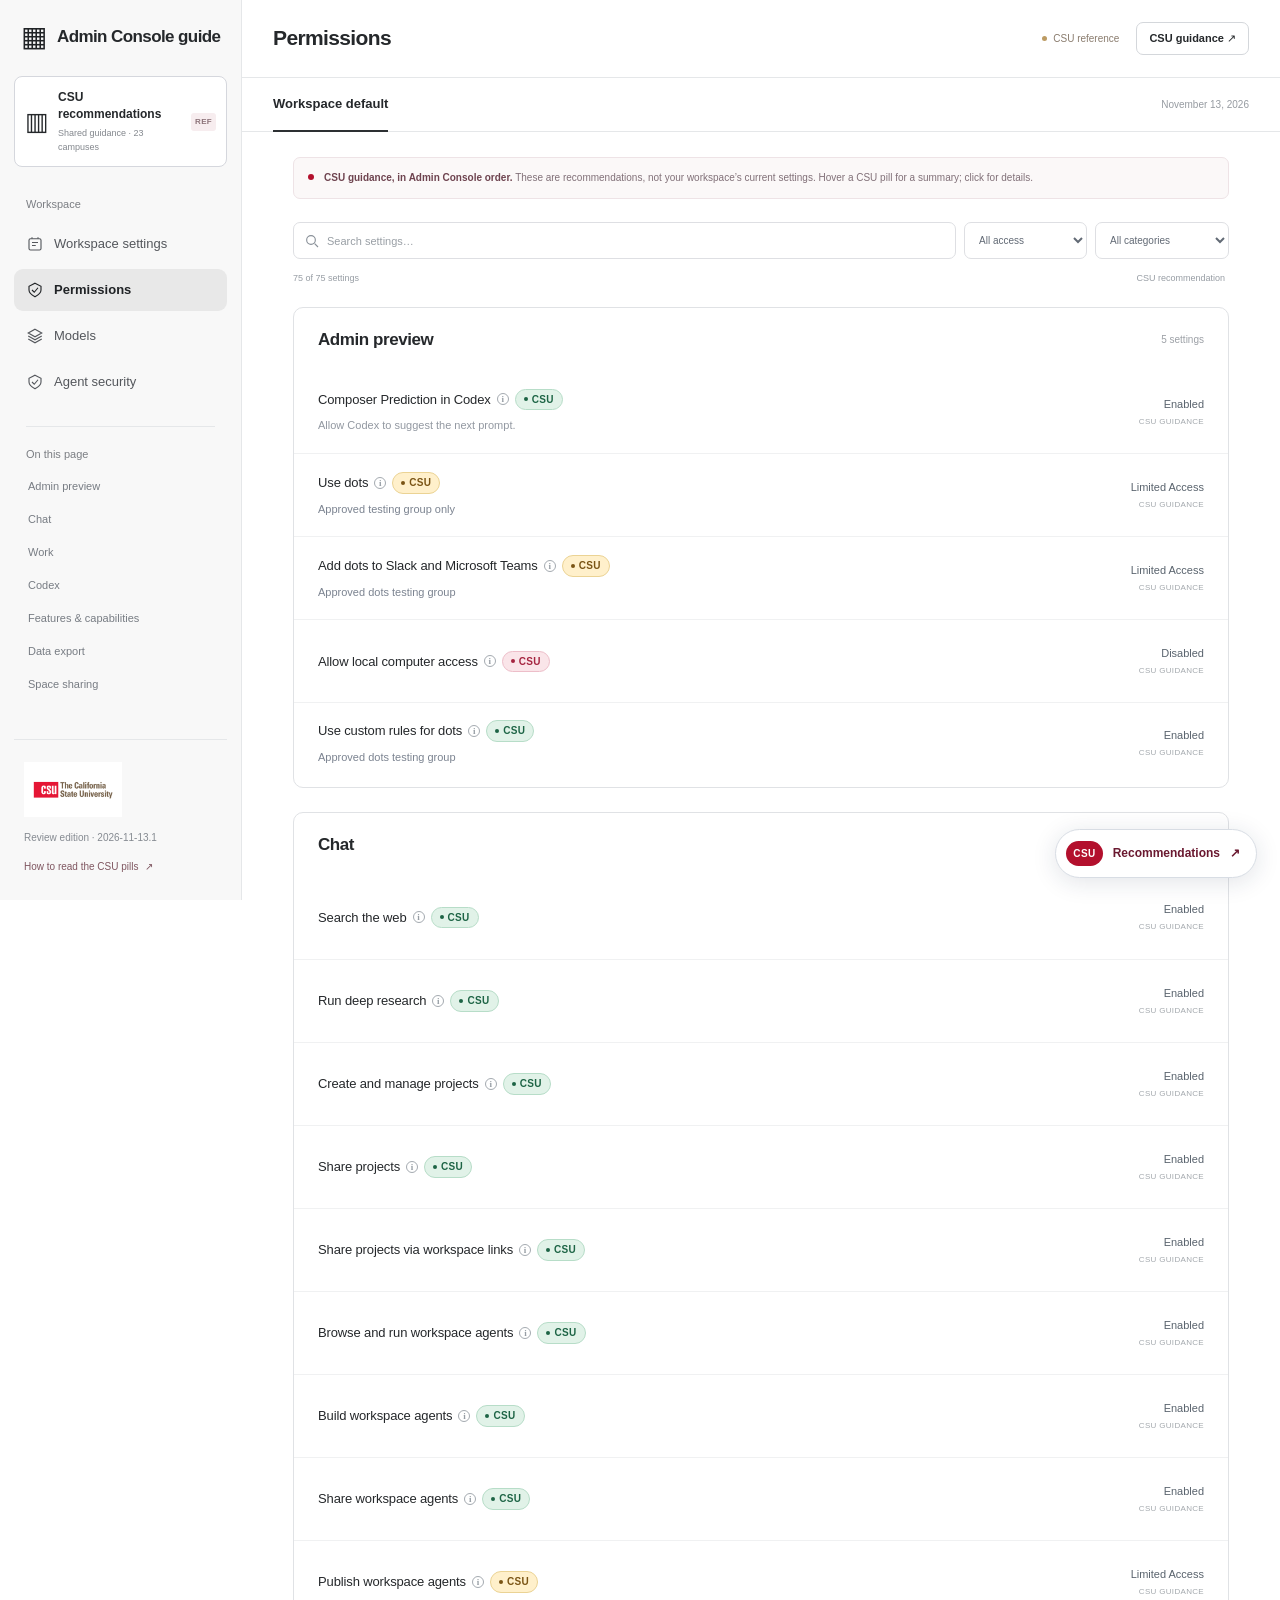
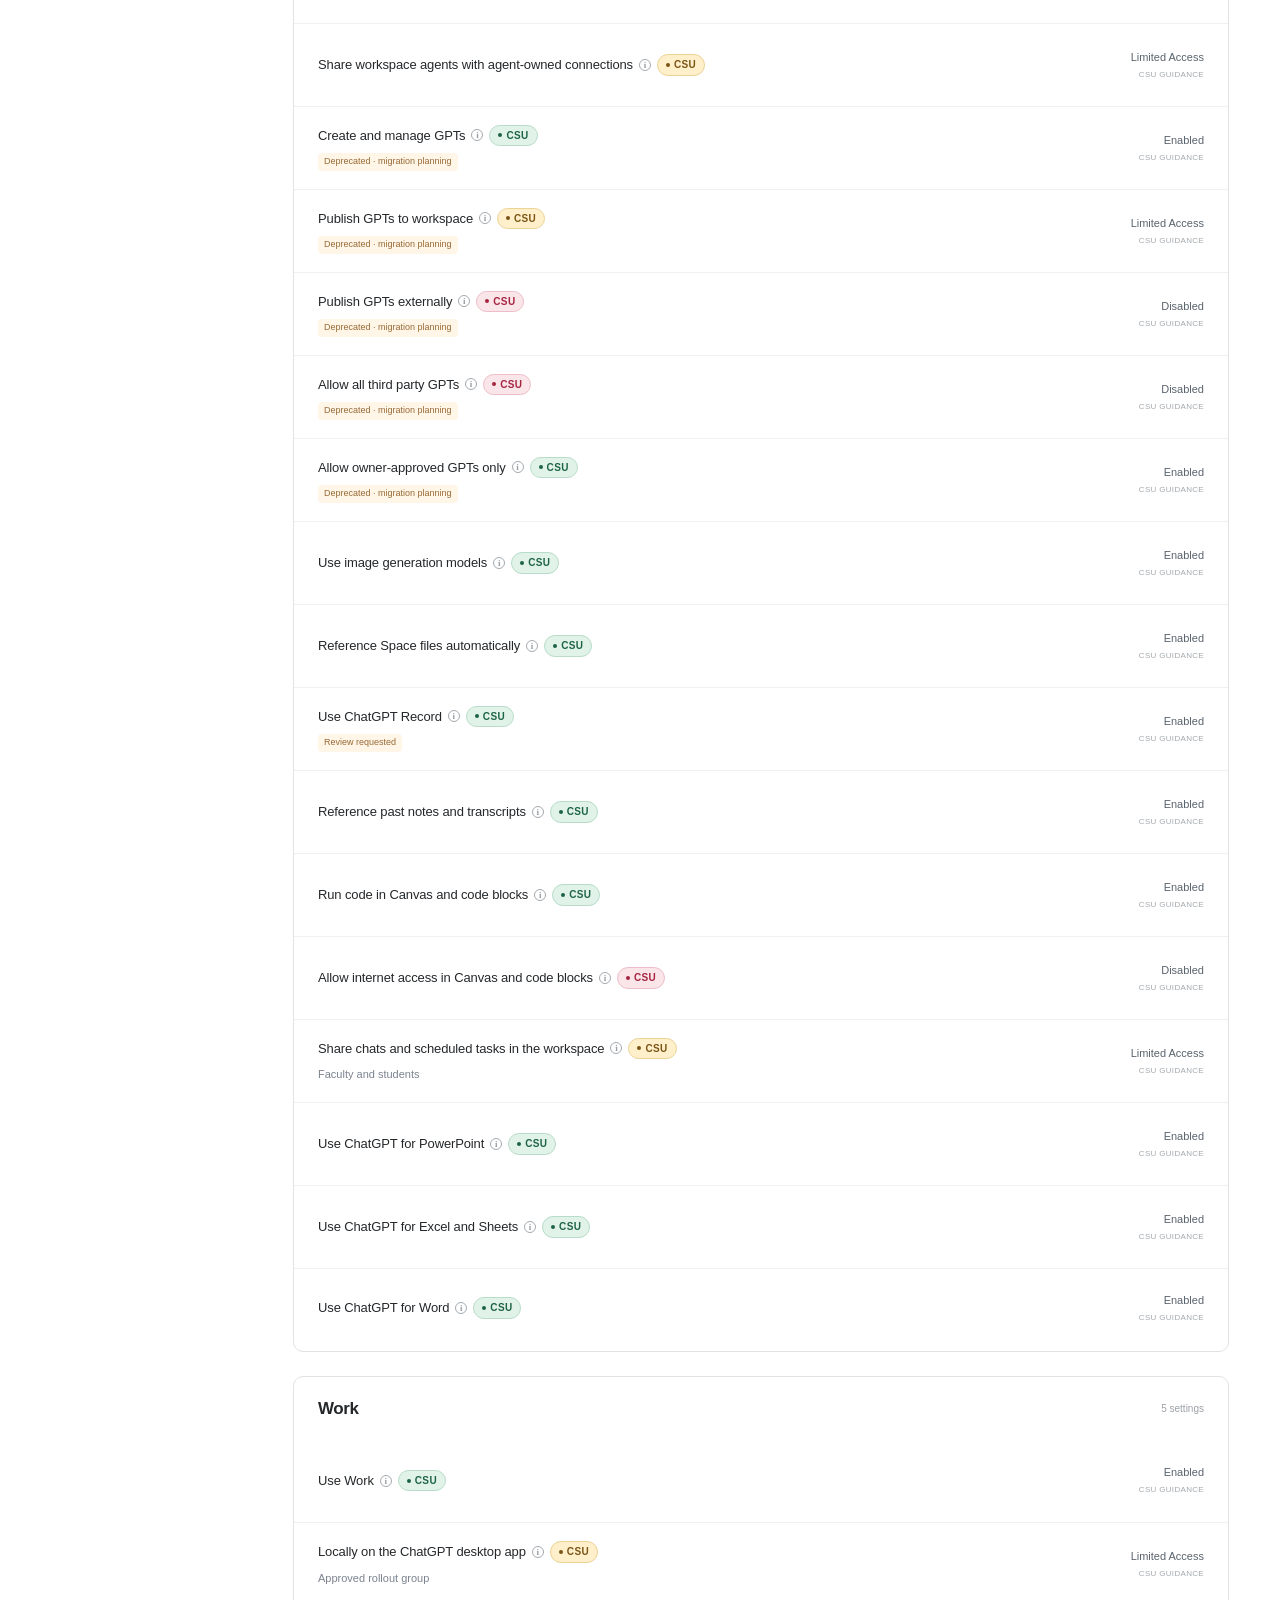
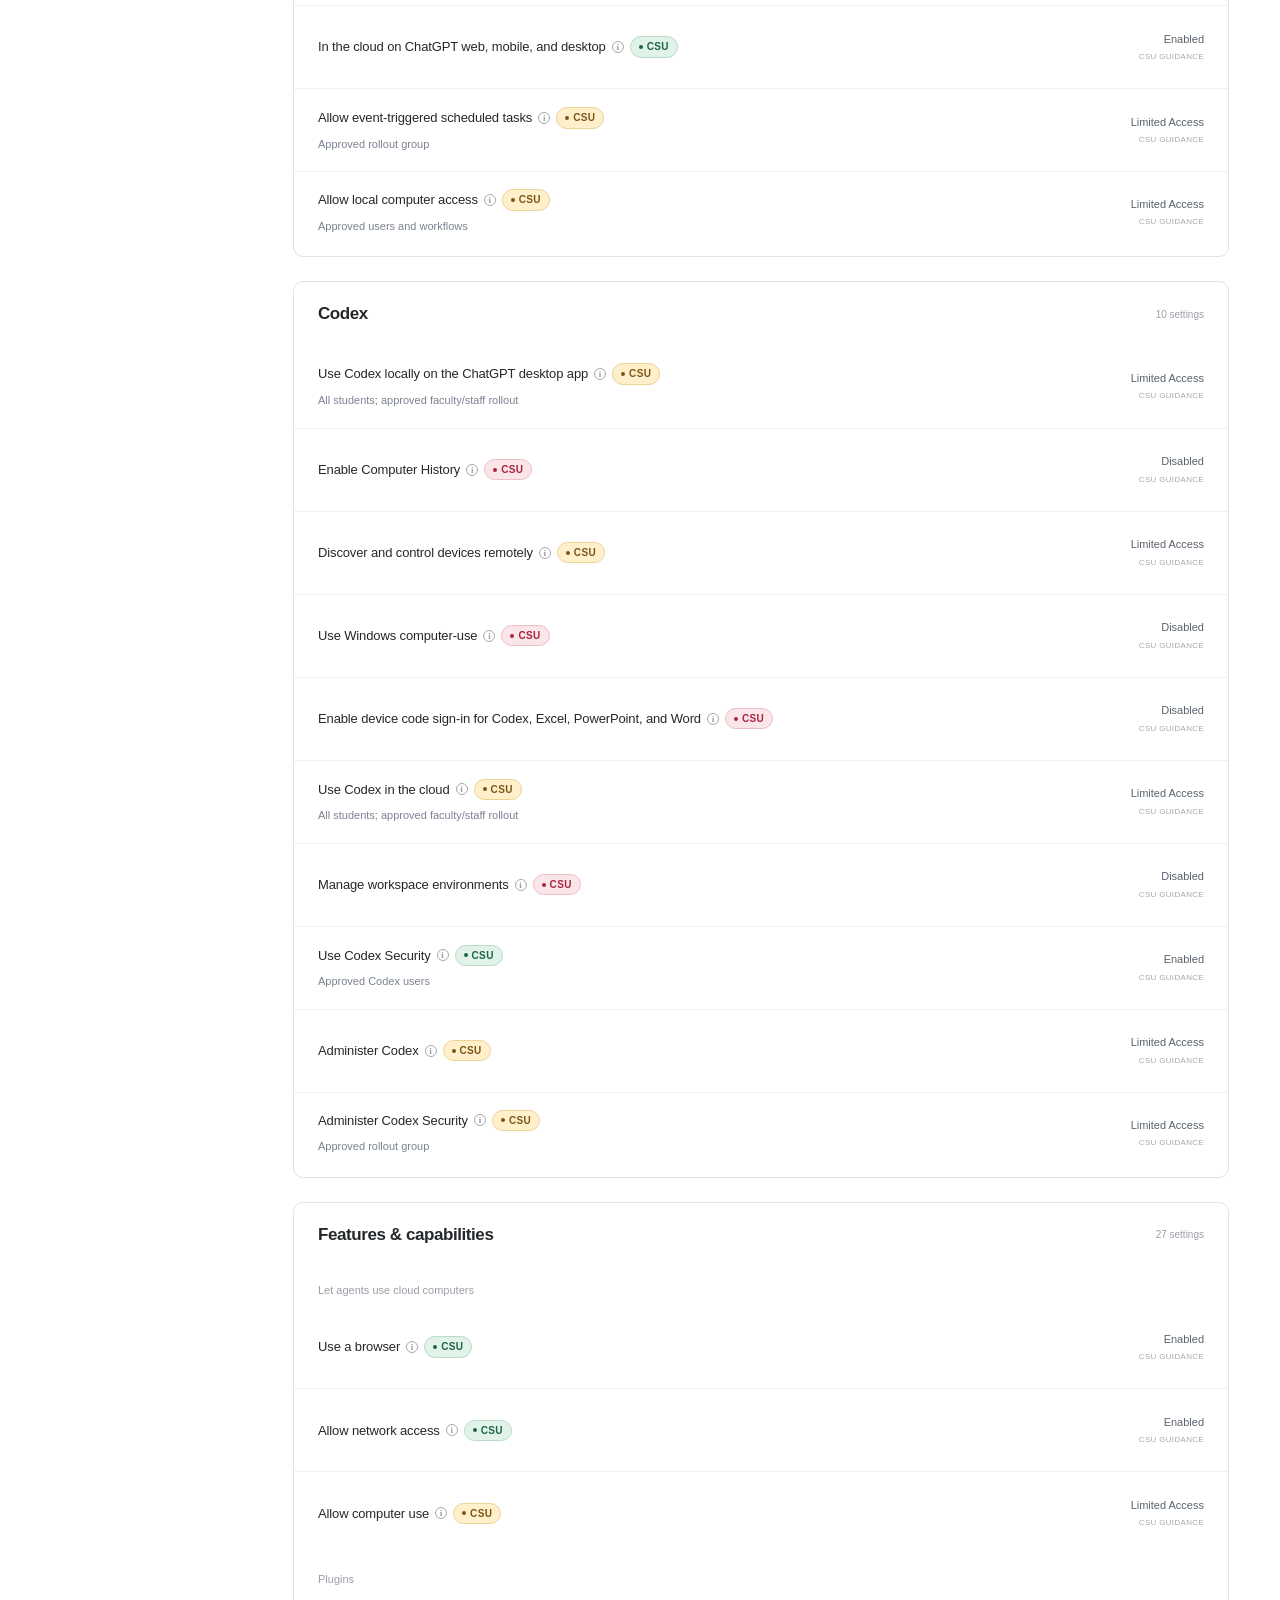
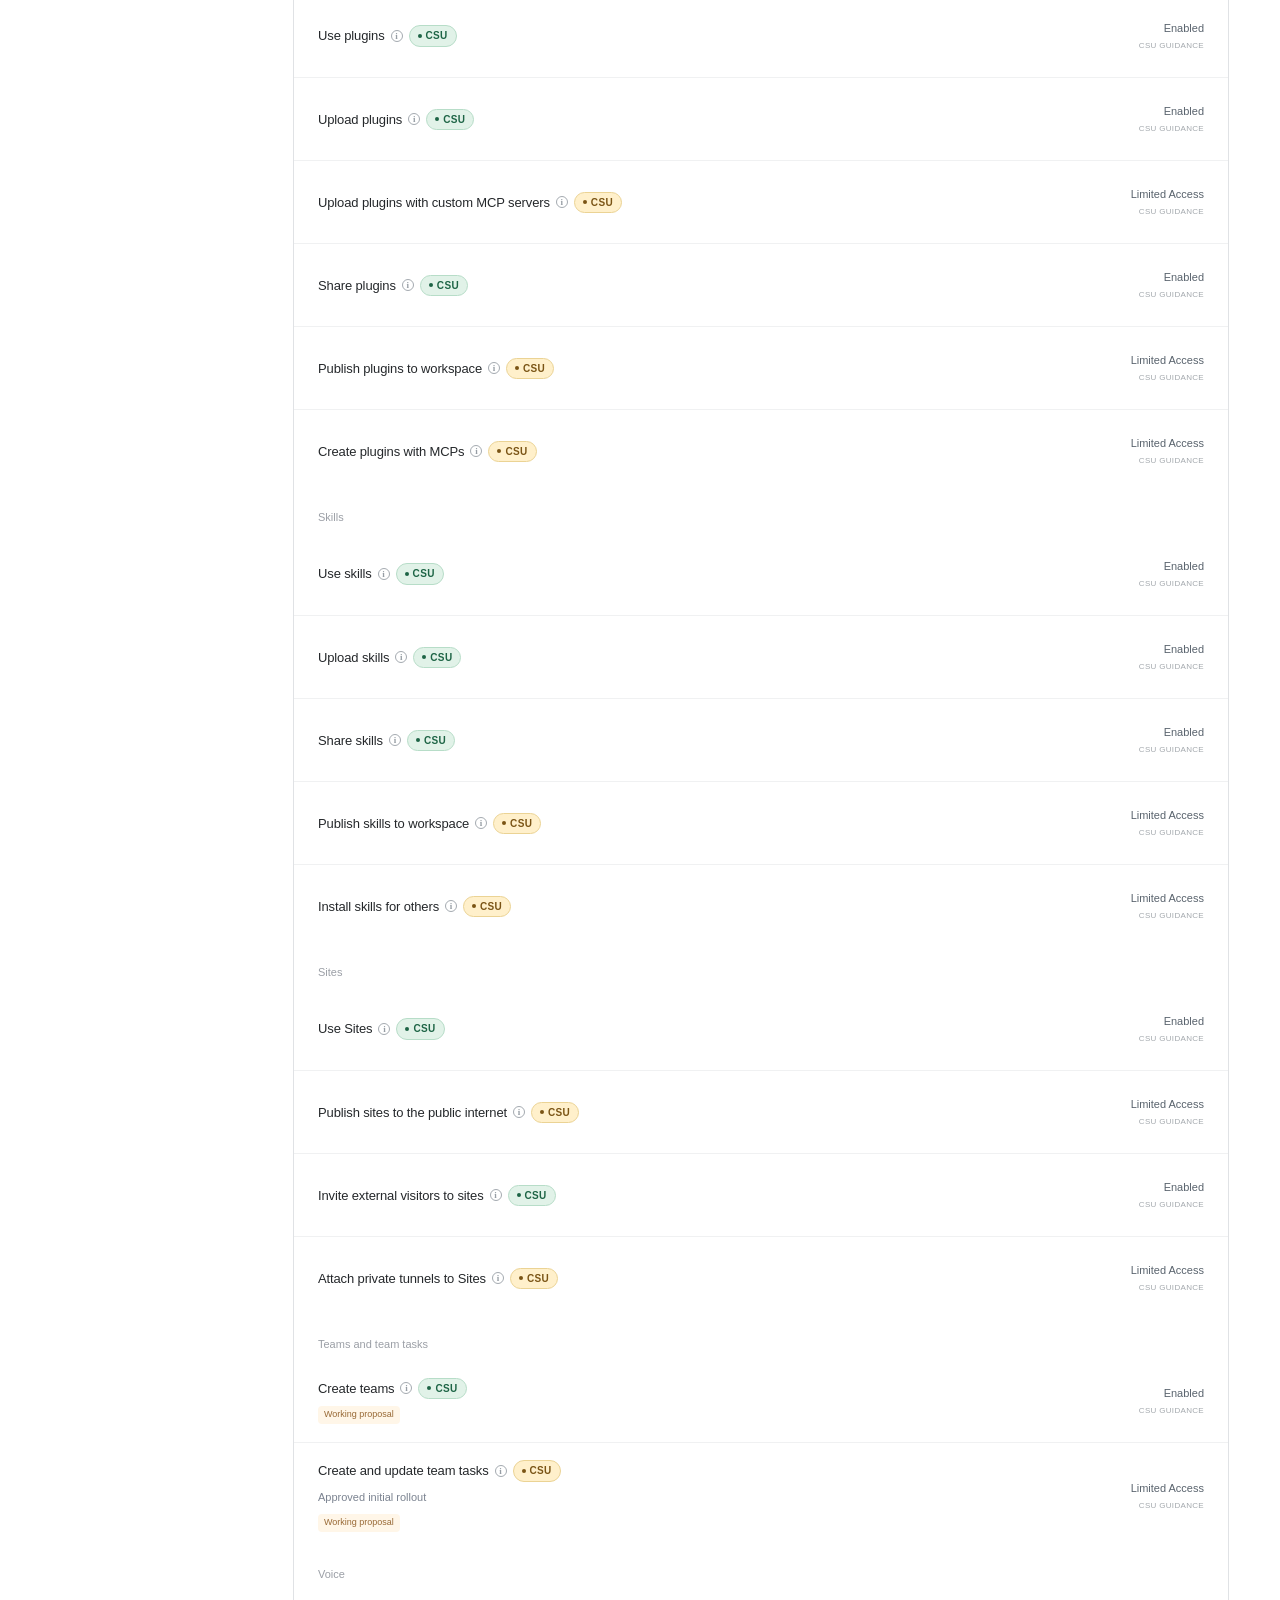
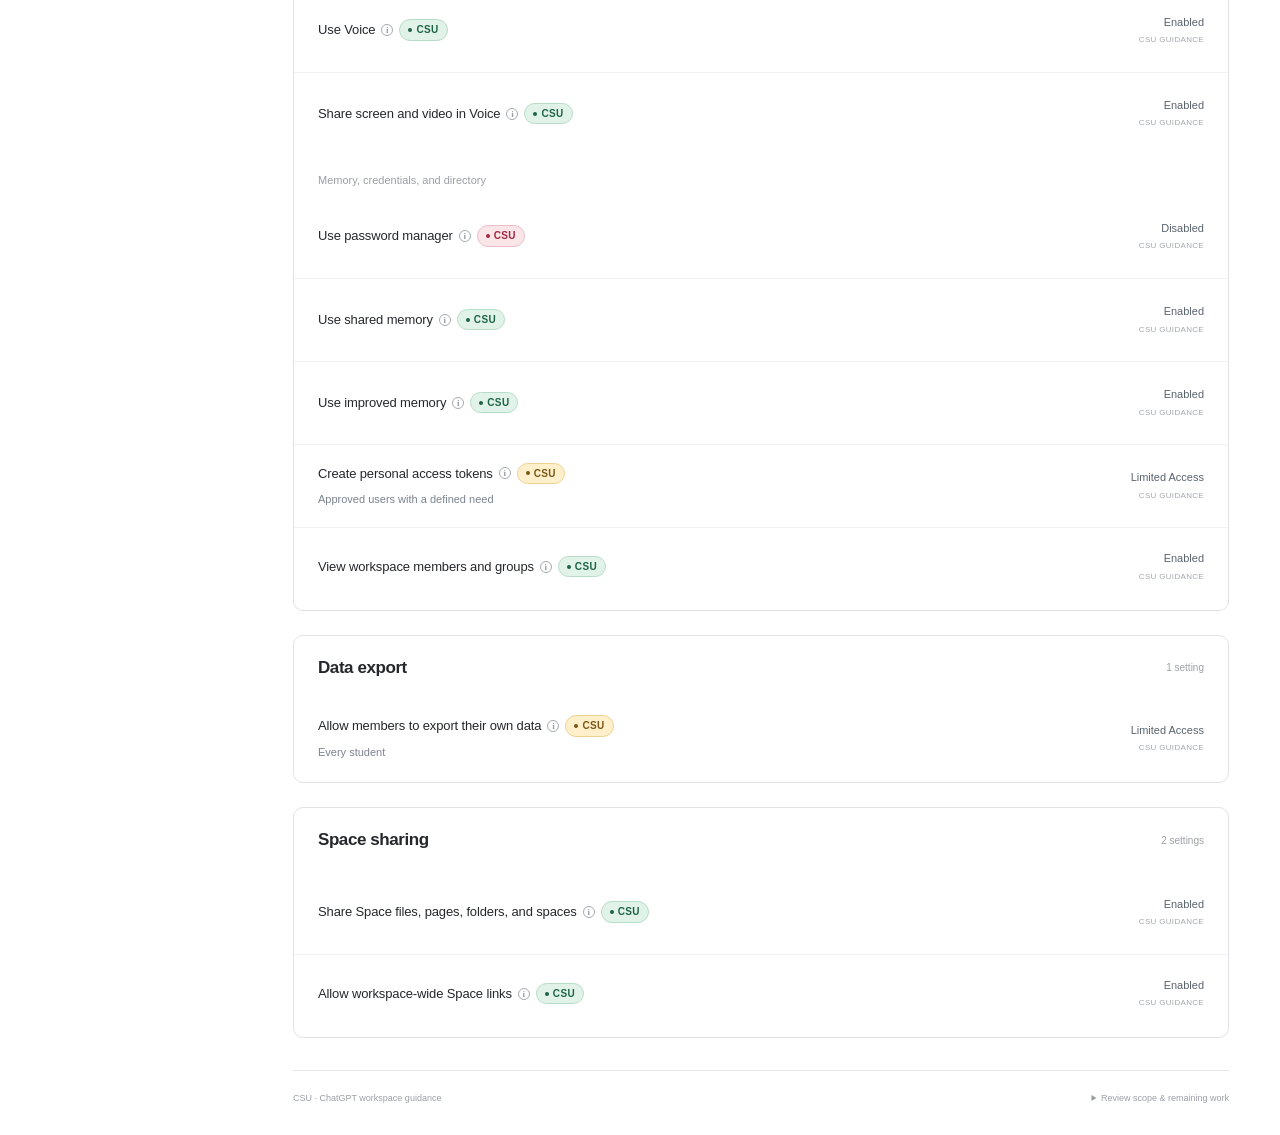
<file: guide/index.html>
<!doctype html><html lang="en"><head><meta charset="utf-8"><meta name="viewport" content="width=device-width, initial-scale=1"><meta name="description" content="CSU recommendations alongside a reference layout of the ChatGPT Admin Console."><title>Permissions · CSU Admin guide</title><link rel="stylesheet" href="styles.css"><link rel="stylesheet" href="guidance-ui.css"><script src="data.js" defer></script><script src="guidance-ui.js" defer></script><script src="app.js" defer></script></head>
<body><a class="skip" href="#settings">Skip to settings</a><div id="guide-app">
<aside class="console-nav"><a class="console-brand" href="#permissions"><span class="console-mark" aria-hidden="true">▦</span><strong>Admin Console guide</strong></a><div class="workspace-picker"><span class="workspace-icon" aria-hidden="true">▥</span><span><strong>CSU recommendations</strong><small>Shared guidance · 23 campuses</small></span><span class="reference-tag">REF</span></div><div class="nav-caption">Workspace</div><nav id="page-nav" aria-label="Admin Console pages"></nav><div class="nav-rule"></div><div class="nav-caption">On this page</div><nav id="section-nav" aria-label="Sections"></nav><div class="nav-bottom"><img src="assets/csu-wordmark.png" alt="California State University"><p>Review edition · 2026-11-13.1</p><button id="key-toggle" aria-expanded="false" aria-controls="guide-key">How to read the CSU pills <span aria-hidden="true">↗</span></button></div></aside>
<div class="console"><header class="page-header"><h1 id="page-title">Permissions</h1><div class="header-actions"><span class="local-label"><span></span>CSU reference</span><button id="guidance-toggle" class="outline-button">CSU guidance <span aria-hidden="true">↗</span></button></div></header><div class="page-tabs"><span class="active-tab">Workspace default</span><span class="page-date">November 13, 2026</span></div><main>
<div class="reference-note" id="page-note"><span class="note-dot" aria-hidden="true"></span><p><strong>CSU guidance, in Admin Console order.</strong> These are recommendations, not your workspace’s current settings. Hover a CSU pill for a summary; click for details.</p></div>
<section class="guide-key" id="guide-key" hidden><div class="key-heading"><h2>One familiar layout. CSU guidance alongside it.</h2><button id="key-close" aria-label="Close pill guide">×</button></div><div class="key-grid"><div><h3>Access recommendation</h3><p><span class="mini-csu enabled">CSU</span><strong>Enabled</strong> — available to members.</p><p><span class="mini-csu disabled">CSU</span><strong>Disabled</strong> — leave off.</p><p><span class="mini-csu limited">CSU</span><strong>Limited Access</strong> — approved audiences only.</p><p><span class="mini-csu pending">CSU</span><strong>Pending</strong> — no decision yet.</p></div><div><h3>Guidance category</h3><p><strong>Baseline</strong> — core CSU configuration.</p><p><strong>Recommended</strong> — encouraged beyond the baseline.</p><p><strong>Campus Decision</strong> — choose for campus needs.</p><p class="key-foot">Security concern, implementation effort, audience restrictions, reasoning, and callouts appear in the guidance panel.</p></div></div></section>
<form id="filters" class="toolbar" role="search"><div class="search"><svg width="16" height="16" viewBox="0 0 24 24" fill="none" stroke="currentColor" stroke-width="1.7" aria-hidden="true"><circle cx="10.5" cy="10.5" r="6.5"/><path d="m16 16 5 5"/></svg><label class="sr-only" for="search">Search settings and guidance</label><input id="search" type="search" placeholder="Search settings…" autocomplete="off"></div><label class="sr-only" for="access">Access recommendation</label><select id="access"><option value="">All access</option><option>Enabled</option><option>Disabled</option><option>Limited Access</option><option>Pending</option></select><label class="sr-only" for="category">Guidance category</label><select id="category"><option value="">All categories</option><option>Baseline</option><option>Recommended</option><option>Campus Decision</option><option>Pending</option></select><button id="reset" type="button" hidden>Clear</button></form><div class="results"><span id="results-count" role="status" aria-live="polite"></span><span>CSU recommendation</span></div>
<div id="settings" tabindex="-1"></div><div id="empty" hidden><h2>No matching settings</h2><p>Try another search or clear the filters.</p><button id="empty-reset" class="outline-button">Clear filters</button></div>
<footer><span>CSU · ChatGPT workspace guidance</span><details><summary>Review scope &amp; remaining work</summary><p id="scope"></p><ul id="scope-notes"></ul></details></footer>
<noscript>Enable JavaScript to view the guide. Structured recommendations are available in recommendations.json.</noscript>
</main></div></div></body></html>
</file>
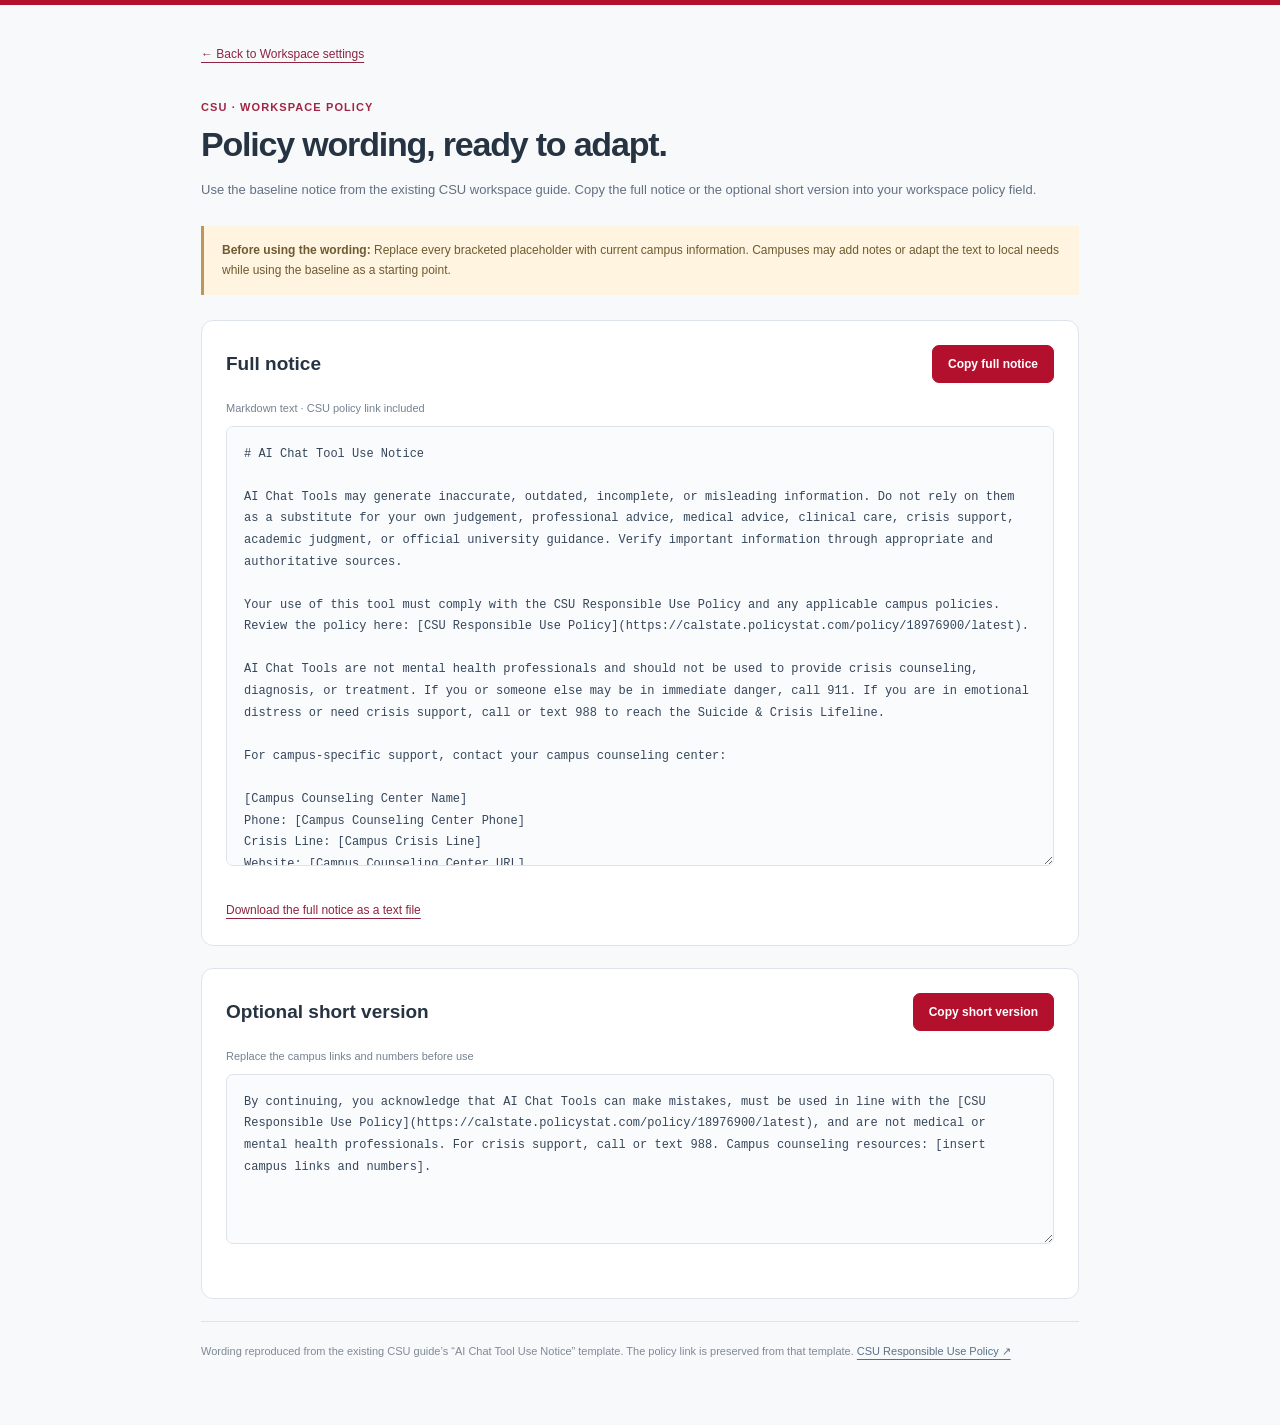
<file: guide/policy-template.html>
<!doctype html><html lang="en"><head><meta charset="utf-8"><meta name="viewport" content="width=device-width, initial-scale=1"><title>Workspace policy wording · CSU</title><style>
*{box-sizing:border-box}body{margin:0;border-top:5px solid #b3102d;background:#f8f9fb;color:#263342;font:15px/1.7 -apple-system,BlinkMacSystemFont,"Segoe UI",sans-serif}main{max-width:930px;margin:auto;padding:35px 26px 65px}a{color:#8e2440;text-underline-offset:4px}.back{font-size:12px}.eyebrow{margin-top:32px;font-size:11px;font-weight:700;letter-spacing:.1em;color:#a02643}h1{font-size:34px;line-height:1.2;letter-spacing:-.035em;margin:8px 0 14px}h2{font-size:19px;margin:0}p{color:#627082;font-size:13px}.notice{background:#fff4df;border-left:3px solid #bc975b;padding:14px 18px;margin:25px 0;color:#6f5a31;font-size:12px}.card{background:white;border:1px solid #dfe4eb;border-radius:12px;padding:24px;margin:22px 0}.card-head{display:flex;justify-content:space-between;gap:15px;align-items:center;margin-bottom:16px}button{background:#b3102d;border:1px solid #b3102d;border-radius:7px;color:white;padding:9px 15px;font:600 12px/1.5 -apple-system,BlinkMacSystemFont,"Segoe UI",sans-serif;cursor:pointer;white-space:nowrap}button:hover{background:#920d26}button:focus-visible,a:focus-visible,textarea:focus-visible{outline:3px solid #326fa6;outline-offset:3px}label{display:block;font-size:11px;color:#758292;margin-bottom:8px}textarea{display:block;width:100%;min-height:440px;resize:vertical;border:1px solid #dce3ea;background:#fafbfc;border-radius:7px;padding:17px;font:12px/1.8 ui-monospace,SFMono-Regular,Consolas,monospace;color:#35465b}#short-copy{min-height:170px}.status{min-height:21px;margin:9px 0 0;font-size:11px;color:#28674d}.foot{border-top:1px solid #dfe4eb;padding-top:20px;font-size:11px;color:#7f8995}.download{font-size:12px}.foot a{color:#5a7185}@media(max-width:580px){main{padding:25px 17px 45px}.card{padding:17px}.card-head{align-items:flex-start}h1{font-size:28px}h2{font-size:16px}textarea{min-height:540px;font-size:11px}}
</style></head><body><main><a class="back" href="index.html#workspace">← Back to Workspace settings</a><div class="eyebrow">CSU · WORKSPACE POLICY</div><h1>Policy wording, ready to adapt.</h1><p>Use the baseline notice from the existing CSU workspace guide. Copy the full notice or the optional short version into your workspace policy field.</p><div class="notice"><strong>Before using the wording:</strong> Replace every bracketed placeholder with current campus information. Campuses may add notes or adapt the text to local needs while using the baseline as a starting point.</div>
<section class="card" id="full-notice"><div class="card-head"><h2>Full notice</h2><button type="button" data-copy="full-copy">Copy full notice</button></div><label for="full-copy">Markdown text · CSU policy link included</label><textarea id="full-copy" readonly spellcheck="false"># AI Chat Tool Use Notice

AI Chat Tools may generate inaccurate, outdated, incomplete, or misleading information. Do not rely on them as a substitute for your own judgement, professional advice, medical advice, clinical care, crisis support, academic judgment, or official university guidance. Verify important information through appropriate and authoritative sources.

Your use of this tool must comply with the CSU Responsible Use Policy and any applicable campus policies. Review the policy here: [CSU Responsible Use Policy](https://calstate.policystat.com/policy/18976900/latest).

AI Chat Tools are not mental health professionals and should not be used to provide crisis counseling, diagnosis, or treatment. If you or someone else may be in immediate danger, call 911. If you are in emotional distress or need crisis support, call or text 988 to reach the Suicide &amp; Crisis Lifeline.

For campus-specific support, contact your campus counseling center:

[Campus Counseling Center Name]
Phone: [Campus Counseling Center Phone]
Crisis Line: [Campus Crisis Line]
Website: [Campus Counseling Center URL]
After-Hours Support: [Campus After-Hours Resource]</textarea><p class="status" id="full-copy-status" role="status" aria-live="polite"></p><a class="download" href="workspace-policy-template.txt" download>Download the full notice as a text file</a></section>
<section class="card" id="short-notice"><div class="card-head"><h2>Optional short version</h2><button type="button" data-copy="short-copy">Copy short version</button></div><label for="short-copy">Replace the campus links and numbers before use</label><textarea id="short-copy" readonly spellcheck="false">By continuing, you acknowledge that AI Chat Tools can make mistakes, must be used in line with the [CSU Responsible Use Policy](https://calstate.policystat.com/policy/18976900/latest), and are not medical or mental health professionals. For crisis support, call or text 988. Campus counseling resources: [insert campus links and numbers].</textarea><p class="status" id="short-copy-status" role="status" aria-live="polite"></p></section>
<div class="foot">Wording reproduced from the existing CSU guide’s “AI Chat Tool Use Notice” template. The policy link is preserved from that template. <a href="https://calstate.policystat.com/policy/18976900/latest" target="_blank" rel="noopener noreferrer">CSU Responsible Use Policy ↗</a></div></main><script>
document.querySelectorAll('[data-copy]').forEach(button=>button.addEventListener('click',async()=>{const field=document.getElementById(button.dataset.copy),status=document.getElementById(button.dataset.copy+'-status');try{if(!navigator.clipboard?.writeText)throw new Error('Clipboard unavailable');await navigator.clipboard.writeText(field.value);status.textContent='Copied. Replace the campus placeholders before pasting into the workspace policy.'}catch{field.focus();field.select();const copied=document.execCommand('copy');status.textContent=copied?'Copied. Replace the campus placeholders before use.':'Text selected. Use your usual Copy command, then paste into the workspace policy.'}}));
</script></body></html>
</file>
<file: guide/styles.css>
:root{--ink:#25282b;--muted:#777d84;--border:#e5e7e9;--sidebar:242px;--csured:#b3102d}*{box-sizing:border-box}html{scroll-behavior:smooth;scroll-padding-top:95px}body{margin:0;background:white;color:var(--ink);font:14px/1.55 -apple-system,BlinkMacSystemFont,"Segoe UI",Arial,sans-serif}button,input,select{font:inherit}button,a,summary,select{-webkit-tap-highlight-color:transparent}button{cursor:pointer;color:inherit}a{color:inherit}a:focus-visible,button:focus-visible,input:focus-visible,select:focus-visible,summary:focus-visible{outline:3px solid #326fa6;outline-offset:4px}button{background:none;border:0}button:disabled{cursor:default}.skip{position:absolute;top:-100px;left:16px;padding:12px;background:white;z-index:100}.skip:focus{top:10px}.console-nav{position:fixed;inset:0 auto 0 0;width:var(--sidebar);background:#f8f8f8;border-right:1px solid var(--border);padding:23px 14px;overflow-y:auto;z-index:10;display:flex;flex-direction:column}.console-brand{display:flex;gap:10px;align-items:center;padding:0 7px;text-decoration:none;white-space:nowrap}.console-brand strong{font-size:17px;font-weight:600;letter-spacing:-.035em}.console-mark{font-size:28px;line-height:1;color:#202326}.workspace-picker{display:flex;align-items:center;gap:9px;border:1px solid #d5d7dd;border-radius:8px;background:white;padding:12px 10px;margin:25px 0 29px;min-height:66px}.workspace-icon{font-size:25px;line-height:1}.workspace-picker strong{display:block;font-size:12px;line-height:1.4;font-weight:550}.workspace-picker small{display:block;font-size:9px;color:#83878d;margin-top:4px}.reference-tag{font-size:8px;font-weight:700;letter-spacing:.04em;color:#8d747a;background:#f7edef;border-radius:3px;padding:3px 4px;margin-left:auto}.nav-caption{font-size:11px;color:#7b7e83;padding:0 12px;margin-bottom:9px}.console-nav nav{display:flex;flex-direction:column;gap:4px}.nav-link{display:flex;gap:10px;align-items:center;text-decoration:none;padding:11px 12px;border-radius:9px;font-size:13px;color:#54575c}.nav-link svg{height:18px;width:18px;stroke:currentColor;fill:none;stroke-width:1.5;flex-shrink:0}.nav-link[aria-current=page]{background:#e8e8e8;color:#202326;font-weight:550}.nav-link:hover{background:#eeeeef}.nav-rule{border-top:1px solid var(--border);margin:23px 12px 19px}.section-link{font-size:11px;color:#777c83;text-decoration:none;padding:6px 12px;border-left:2px solid transparent}.section-link:hover{color:var(--csured);border-left-color:var(--csured)}.nav-bottom{border-top:1px solid var(--border);padding:22px 10px 0;margin-top:auto}.nav-bottom img{width:150px;height:55px;object-fit:contain;object-position:left center}.nav-bottom p{font-size:10px;color:#858a91;margin:6px 0 10px}.nav-bottom button{padding:0;font-size:10px;color:#7f5660;text-align:left}.nav-bottom button span{margin-left:4px}.console{margin-left:var(--sidebar);min-width:0;transition:margin-right .18s}.page-header{height:78px;padding:0 31px;border-bottom:1px solid var(--border);display:flex;align-items:center;justify-content:space-between;gap:18px;background:white}.page-header h1{font-size:21px;font-weight:550;letter-spacing:-.03em;margin:0}.header-actions{display:flex;align-items:center;gap:17px}.local-label{font-size:10px;color:#8a7c6e;white-space:nowrap;display:flex;gap:6px;align-items:center}.local-label>span{height:5px;width:5px;border-radius:50%;background:#bc9b63}.outline-button{border:1px solid #d4d7db;border-radius:7px;padding:7px 12px;background:#fff;font-size:11px;font-weight:550;white-space:nowrap}.outline-button:hover{background:#f6f7f8}.page-tabs{height:54px;border-bottom:1px solid var(--border);display:flex;justify-content:space-between;align-items:stretch;padding:0 31px;gap:15px}.active-tab{display:flex;align-items:center;border-bottom:2px solid #2d3033;font-size:13px;font-weight:550;margin-bottom:-1px}.page-date{align-self:center;font-size:10px;color:#969ba1}main{max-width:1020px;padding:25px 42px 0;margin:auto}.reference-note{display:flex;gap:10px;align-items:flex-start;margin:0 0 23px;background:#fbf8f8;border:1px solid #eee3e6;border-radius:7px;padding:11px 14px}.note-dot{width:6px;height:6px;border-radius:50%;background:#b3102d;margin-top:5px;flex-shrink:0}.reference-note p{font-size:10px;line-height:1.8;color:#817078;margin:0}.reference-note strong{font-weight:600;color:#6e434f}.toolbar{display:flex;gap:8px;align-items:center}.search{flex:1;position:relative;min-width:120px}.search svg{position:absolute;left:11px;top:11px;color:#899098}.search input{height:37px;border:1px solid #dedfe3;border-radius:7px;padding:8px 10px 8px 33px;font-size:11px;width:100%;color:#454b54;background:white}.search input::placeholder{color:#999fa5}select{height:37px;padding:5px 23px 5px 10px;border:1px solid #dedfe3;border-radius:7px;color:#626a75;background:white;font-size:10px;max-width:150px}.toolbar>button{font-size:10px;color:#93566a;padding:5px}.results{display:flex;justify-content:space-between;font-size:9px;color:#979da4;margin:13px 0 21px}.results>span:last-child{padding-right:4px}.setting-section{border:1px solid #e0e2e5;border-radius:10px;margin-bottom:24px;scroll-margin-top:25px;overflow:hidden;background:white}.section-heading{padding:19px 24px 17px;display:flex;align-items:center;justify-content:space-between;gap:16px}.section-heading h2{font-size:17px;font-weight:550;letter-spacing:-.025em;margin:0}.section-heading small{font-size:10px;color:#9ca0a6}.section-description{font-size:11px;color:#969ba2;margin:5px 0 0;line-height:1.6}.subheading{font-size:11px;font-weight:500;color:#9b9fa6;padding:17px 24px 6px;margin:0;letter-spacing:0}.setting-row{display:flex;align-items:center;justify-content:space-between;gap:25px;padding:17px 24px;position:relative;min-height:83px}.setting-row+.setting-row{border-top:1px solid #f0f1f2}.setting-row:last-child{padding-bottom:21px}.setting-row.is-selected{background:#fbf7f8}.setting-row.is-selected:before{content:'';position:absolute;left:0;top:0;bottom:0;width:3px;background:#b3102d}.setting-copy{min-width:0}.setting-label-line{display:flex;flex-wrap:wrap;align-items:center;gap:8px 6px}.setting-label{font-size:13px;font-weight:500;line-height:1.5;letter-spacing:-.01em}.info-icon{color:#969da4;font-family:Georgia,serif;font-weight:700;font-size:9px;width:12px;height:12px;border:1px solid #a4aab0;border-radius:50%;line-height:11px;text-align:center;flex-shrink:0}.setting-description{font-size:11px;color:#9298a1;line-height:1.7;margin:6px 0 0;max-width:610px}.setting-description.audience{color:#7b8390}.inline-flag{font-size:9px;font-weight:500;color:#986935;background:#fff6e8;padding:2px 6px;border-radius:4px;display:inline-block;margin-top:7px}.recommendation-value{text-align:right;min-width:93px;flex-shrink:0}.recommendation-value strong{display:block;font-size:11px;font-weight:500;color:#59636d;white-space:nowrap}.recommendation-value small{display:block;font-size:8px;letter-spacing:.04em;color:#a3a8ad;margin-top:3px}.recommendation-value .pending-value{color:#8e939a}.guide-key{border:1px solid #e1d9dd;background:#fcfafb;border-radius:9px;padding:19px 21px;margin-bottom:22px}.key-heading{display:flex;align-items:center;justify-content:space-between;gap:15px}.key-heading h2{font-size:15px;margin:0;letter-spacing:-.02em;font-weight:600}.key-heading button{font-size:21px;line-height:1;color:#8b7680}.key-grid{display:grid;grid-template-columns:1fr 1fr;gap:26px}.key-grid h3{font-size:10px;color:#85717c;font-weight:600;margin:19px 0 12px}.key-grid p{font-size:10px;line-height:1.7;color:#7d7480;margin:8px 0}.key-grid strong{font-weight:550;color:#635263}.key-grid .key-foot{margin-top:15px}.mini-csu{display:inline-block;font-size:8px;font-weight:700;border-radius:999px;padding:2px 6px;margin-right:6px}.mini-csu.enabled{background:#e1f2e8;color:#1d6445}.mini-csu.disabled{background:#fae5e9;color:#a52540}.mini-csu.limited{background:#fff0cb;color:#7a5415}.mini-csu.pending{background:#edf1f5;color:#526174}#empty{text-align:center;padding:50px 15px}#empty h2{font-size:20px;font-weight:550}#empty p{color:var(--muted);font-size:12px}footer{border-top:1px solid var(--border);padding:21px 0 30px;margin-top:32px;display:flex;justify-content:space-between;gap:25px;font-size:9px;color:#9a9fa6}footer details{max-width:360px}footer summary{cursor:pointer;text-align:right}footer p,footer li{font-size:10px;line-height:1.7}footer ul{padding-left:16px}.sr-only{position:absolute;width:1px;height:1px;margin:-1px;padding:0;overflow:hidden;clip:rect(0,0,0,0);white-space:nowrap;border:0}[hidden]{display:none!important}@media(min-width:1350px){.panel-open .console{margin-right:414px}.panel-open main{padding-left:30px;padding-right:30px}.panel-open .recommendation-value{min-width:70px}.panel-open .setting-row{gap:15px;padding-left:20px;padding-right:20px}}@media(max-width:1150px){:root{--sidebar:215px}main{padding:23px 25px 0}.console-brand strong{font-size:15px}.console-nav{padding-left:12px;padding-right:12px}.page-header,.page-tabs{padding-left:25px;padding-right:25px}.setting-row{padding-left:21px;padding-right:21px;gap:16px}.setting-description{font-size:10px}}@media(max-width:850px){:root{--sidebar:185px}.console-brand{gap:7px}.console-brand strong{font-size:13px}.console-mark{font-size:23px}.workspace-picker{padding:10px 8px;gap:6px}.workspace-picker strong{font-size:10px}.workspace-picker small{font-size:8px}.reference-tag{display:none}.workspace-icon{font-size:21px}.nav-link{font-size:12px}.section-link{font-size:10px}.nav-bottom img{width:135px}.page-header{height:70px}.local-label{display:none}main{padding:20px 20px 0}.page-header,.page-tabs{padding-left:20px;padding-right:20px}.page-date{font-size:9px}.setting-row{gap:12px;padding:16px 18px}.setting-label{font-size:12px}.setting-description{font-size:10px}.recommendation-value{min-width:75px}.recommendation-value strong{font-size:10px}.section-heading{padding:18px}.subheading{padding-left:18px}.section-heading h2{font-size:16px}.toolbar{flex-wrap:wrap}.search{flex-basis:100%}select{flex:1;max-width:none}.results{margin-top:11px}.reference-note{padding:10px 12px}.reference-note p{font-size:10px}.key-grid{grid-template-columns:1fr;gap:2px}}@media(max-width:680px){html{scroll-padding-top:20px}.console-nav{position:static;width:auto;padding:15px 16px 0;display:block;border-right:0;border-bottom:1px solid var(--border);overflow:visible}.console-brand{padding:0;font-size:14px}.console-brand strong{font-size:15px}.workspace-picker{display:none}.nav-caption,.nav-rule,#section-nav,.nav-bottom{display:none}.console-nav #page-nav{display:flex;flex-direction:row;gap:4px;padding-top:15px;overflow-x:auto}.nav-link{white-space:nowrap;font-size:11px;padding:10px;border-radius:7px 7px 0 0;gap:7px}.nav-link svg{width:15px;height:15px}.console{margin-left:0}.page-header{height:65px;padding:0 19px}.page-header h1{font-size:21px}.outline-button{font-size:10px;padding:6px 10px}.page-tabs{height:46px;padding:0 19px}.active-tab{font-size:12px}.page-date{font-size:9px}main{padding:19px 14px 0}.reference-note{margin-bottom:18px}.reference-note strong{display:block}.setting-section{margin-bottom:19px}.section-heading{padding:16px 16px 12px}.section-heading h2{font-size:16px}.section-heading small{font-size:9px}.setting-row{padding:16px;align-items:flex-start;gap:11px}.setting-row:last-child{padding-bottom:18px}.setting-label{font-size:12px}.setting-label-line{gap:7px 5px}.setting-description{font-size:10px;margin-top:6px}.recommendation-value{min-width:64px;padding-top:3px}.recommendation-value strong{font-size:9px}.recommendation-value small{font-size:7px}.info-icon{width:11px;height:11px;line-height:10px;font-size:8px}.results{font-size:8px}.subheading{padding:16px 16px 3px}.key-heading h2{font-size:13px}.guide-key{padding:16px}.key-grid p{font-size:10px}footer{flex-direction:column;gap:15px;padding-bottom:85px}footer summary{text-align:left}}@media(prefers-reduced-motion:reduce){html{scroll-behavior:auto}.console{transition:none}}@media print{.console-nav,.toolbar,.reference-note,.page-tabs,.header-actions,.guide-key,.results,footer{display:none!important}.console,.panel-open .console{margin:0}.page-header{height:auto;padding:0 0 15px}main{max-width:none;padding:0}.setting-section{break-inside:auto}.setting-row{break-inside:avoid}.setting-label{font-size:12px}.recommendation-value strong{font-size:11px}.setting-description{color:#555}.print-guidance{display:block!important;font-size:10px;line-height:1.7;padding:0 24px 15px;color:#555}.setting-row{border-top:1px solid #eee}.section-heading{break-after:avoid}}

.reference-page .csu-launcher{display:none}.reference-copy{padding:0 24px 24px}.reference-copy p{font-size:12px;line-height:1.85;color:#6f7883;margin:0 0 16px}.reference-copy a{display:block;font-size:12px;color:#7b2542;text-underline-offset:4px;margin:10px 0}.reference-card .section-heading{padding-bottom:12px}
</file>
<file: guide/guidance-ui.css>
.csu-guidance-surface{--csu-red:#b3102d;font:14px/1.55 -apple-system,BlinkMacSystemFont,"Segoe UI",sans-serif;color:#1e293b}.csu-guidance-surface *{box-sizing:border-box}.csu-guidance-surface [hidden]{display:none!important}.csu-guidance-surface button{font:inherit;cursor:pointer}.csu-guidance-surface button:focus-visible,.csu-setting-pill:focus-visible{outline:3px solid #326fa6;outline-offset:4px}.csu-setting-pill{display:inline-flex;align-items:center;gap:4px;padding:3px 8px;font:700 10px/1.35 -apple-system,BlinkMacSystemFont,"Segoe UI",sans-serif;letter-spacing:.035em;border:1px solid #d2d9e1;border-radius:999px;background:#edf1f5;color:#526174;cursor:pointer;vertical-align:middle;flex-shrink:0;transition:box-shadow .15s,background .15s}.csu-setting-pill:before{content:'';height:4px;width:4px;border-radius:50%;background:currentColor}.csu-setting-pill[data-access=enabled]{background:#e1f2e8;border-color:#b7ddc8;color:#1d6445}.csu-setting-pill[data-access=disabled]{background:#fae5e9;border-color:#edbec9;color:#a52540}.csu-setting-pill[data-access=limited]{background:#fff0cb;border-color:#ebd394;color:#7a5415}.csu-setting-pill:hover,.csu-setting-pill[aria-pressed=true]{box-shadow:0 0 0 3px #b3102d12}.csu-setting-pill[aria-pressed=true]{outline:2px solid currentColor;outline-offset:2px}.csu-launcher{position:fixed;right:23px;bottom:22px;z-index:50;display:flex;align-items:center;gap:10px;border:1px solid #d8dde4;background:white;padding:11px 16px 11px 10px;border-radius:999px;box-shadow:0 4px 24px #162b4420;color:#6a1930;font-weight:650!important;font-size:12px!important}.csu-launcher-mark{font-size:10px;letter-spacing:.04em;background:#b3102d;color:white;border-radius:999px;padding:5px 7px}.csu-panel{position:fixed;top:12px;bottom:12px;right:12px;width:390px;max-width:calc(100vw - 24px);background:#fff;border:1px solid #dce1e6;border-top:4px solid #b3102d;border-radius:16px;box-shadow:0 8px 40px #162b4424;z-index:60;overflow:auto;overscroll-behavior:contain}.csu-panel-header{position:sticky;top:0;background:white;z-index:2;display:flex;align-items:center;justify-content:space-between;padding:15px 19px;border-bottom:1px solid #e6e9ee}.csu-panel-header>div{display:flex;align-items:center;gap:9px}.csu-panel-header strong{font-size:13px;font-weight:650}.csu-panel-brand{color:white;background:#b3102d;font-weight:700;font-size:10px;letter-spacing:.04em;padding:5px 7px;border-radius:6px}.csu-panel-close{width:29px;height:29px;padding:0!important;border:0;border-radius:7px;background:#f1f3f5;font-size:22px!important;color:#586575;line-height:1}.csu-panel-content{padding:20px 23px 22px}.csu-panel-content h2{font-size:24px;line-height:1.3;letter-spacing:-.035em;margin:11px 0 17px;font-weight:650;overflow-wrap:anywhere;outline:none}.csu-eyebrow{font-size:9px;line-height:1.7;letter-spacing:.085em;text-transform:uppercase;color:#778494;margin:0}.csu-badges{display:flex;gap:7px;flex-wrap:wrap}.csu-badge{display:inline-flex;align-items:center;gap:6px;border:1px solid transparent;border-radius:999px;padding:5px 9px;font-size:10px;line-height:1.35;font-weight:650;background:#f0f3f6;color:#526174}.csu-badge.enabled{background:#e1f2e8;border-color:#c8e5d5;color:#1d6445}.csu-badge.disabled{background:#fae5e9;border-color:#f0cad4;color:#a52540}.csu-badge.limited{background:#fff0cb;border-color:#eddda9;color:#7a5415}.csu-badge.pending{border-style:dashed;border-color:#cbd3dc;color:#637182}.csu-badge.baseline{background:#edf3f8;border-color:#d4e1ef;color:#345f88}.csu-badge.recommended{background:#f3edf8;border-color:#e4d4ef;color:#77548c}.csu-badge.campus{background:#f0f2f5;border-color:#dbe1e8;color:#4e6076}.csu-panel-content h3{font-size:9px;letter-spacing:.09em;text-transform:uppercase;color:#68778b;margin:0 0 9px;font-weight:700}.csu-panel-content p{font-size:12px;color:#546274;line-height:1.8}.csu-audience{background:#f7f8fa;border:1px solid #e9ecf0;border-radius:8px;padding:12px 14px;margin:21px 0 16px}.csu-audience h3{margin-bottom:4px}.csu-audience p{margin:0;font-weight:550;color:#34465b}.csu-assessments{display:grid;grid-template-columns:1fr 1fr;gap:12px;margin:21px 0;border-top:1px solid #e6e9ee;border-bottom:1px solid #e6e9ee;padding:14px 0}.csu-assessments span{display:block;font-size:9px;color:#718094;margin-bottom:4px}.csu-assessments strong{font-size:12px;font-weight:650}.csu-assessments [data-level=High]{color:#a42c42}.csu-assessments [data-level=Medium]{color:#805813}.csu-assessments [data-level=Low]{color:#236c49}.csu-assessments [data-level="Not assigned"]{color:#7d8895;font-weight:400}.csu-reason,.csu-considerations,.csu-sources,.csu-review-note{margin:22px 0}.csu-reason p{margin:0}.csu-callout{padding:12px 14px;border-left:3px solid #839fb3;background:#f0f5f9;border-radius:0 8px 8px 0;margin:10px 0}.csu-callout.warning{border-color:#cba052;background:#fff6e5}.csu-callout h4{font-size:11px;font-weight:650;line-height:1.5;margin:0 0 5px}.csu-callout p{font-size:11px;line-height:1.75;margin:0}.csu-small{font-size:11px!important;color:#758294!important}.csu-sources a{display:block;font-size:11px;color:#41678a;margin:7px 0;text-underline-offset:3px}.csu-panel-footer{border-top:1px solid #e6e9ee;margin-top:26px;padding-top:15px;color:#758294;font-size:10px}.csu-panel-footer p{font-size:10px;margin-bottom:0;color:#758294}.csu-panel-logo{display:block;max-width:230px;width:100%;max-height:100px;object-fit:contain;margin:8px 0 28px}.csu-panel-intro>p{font-size:12px}.csu-color-key{display:flex;flex-direction:column;gap:12px;margin:23px 0}.csu-color-key>span{display:flex;align-items:center;gap:10px;font-size:11px;color:#68778b}.csu-tooltip{position:fixed;z-index:80;width:332px;max-width:calc(100vw - 20px);background:white;border:1px solid #e0e6ed;border-radius:15px;box-shadow:0 12px 36px #0f172a26,0 2px 6px #0f172a0a;overflow:hidden;pointer-events:auto}.csu-tip-top{background:linear-gradient(120deg,#fff0f3,#fff 85%);display:flex;align-items:center;justify-content:space-between;gap:12px;padding:11px 14px;border-bottom:1px solid #f0e6e9;font-size:9px;color:#8c203c}.csu-tip-top>span:last-child{color:#7b8794;max-width:100px;text-align:right}.csu-tip-top b{background:#b3102d;color:#fff;font-size:9px;border-radius:5px;padding:4px 5px;margin-right:6px}.csu-tip-body{padding:14px}.csu-tip-body h3{font-size:15px;line-height:1.4;margin:0 0 11px;letter-spacing:-.02em}.csu-tip-body p{font-size:11px;color:#5a697b;line-height:1.75;margin:11px 0 0}.csu-tip-body .csu-tip-audience{font-weight:650;color:#3e5267}.csu-tip-footer{display:flex;justify-content:space-between;gap:10px;font-size:9px;padding:10px 14px;background:#f8fafc;border-top:1px solid #edf1f5;color:#7b8794}.csu-tip-footer strong{color:#9b2141;font-weight:600}@media(max-width:680px){.csu-panel{top:8px;bottom:8px;right:8px;width:calc(100vw - 16px);max-width:none}.csu-launcher{bottom:15px;right:15px}.csu-panel-content{padding:18px 21px}.csu-panel-header{padding:14px 18px}}@media(prefers-reduced-motion:reduce){.csu-setting-pill{transition:none}}@media print{.csu-guidance-surface{display:none}.csu-setting-pill{print-color-adjust:exact;-webkit-print-color-adjust:exact}}

.csu-resource-link{display:flex;justify-content:space-between;gap:14px;align-items:center;margin:20px 0 4px;padding:12px 14px;background:#fbf0f3;border:1px solid #eed3dc;border-radius:8px;font-size:12px;font-weight:600;color:#95243f;text-decoration:none}.csu-resource-link:hover{background:#f7e6eb}.csu-resource-link:focus-visible{outline:3px solid #326fa6;outline-offset:3px}.csu-assessments [data-level=None]{color:#236c49}
</file>
